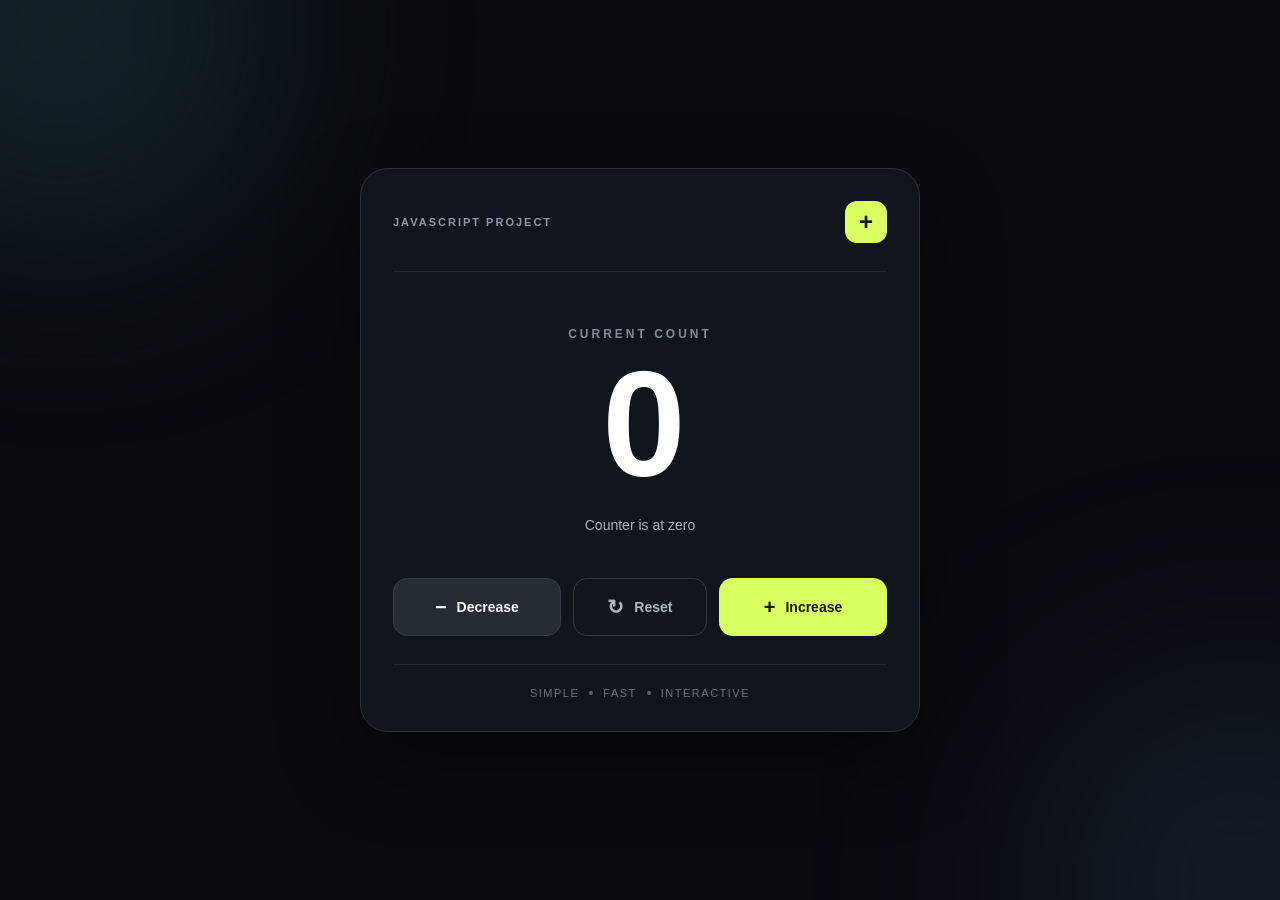
<file: Counter-App/index.html>
<!DOCTYPE html>
<html lang="en">
<head>
    <meta charset="UTF-8">
    <meta name="viewport" content="width=device-width, initial-scale=1.0">
    <title>Counter App</title>

    <link rel="stylesheet" href="style.css">
</head>
<body>

    <main class="counter-page">

        <section class="counter-card">

            <div class="card-top">
                <span class="app-label">JAVASCRIPT PROJECT</span>
                <span class="counter-icon">+</span>
            </div>

            <div class="counter-content">

                <p class="counter-label">CURRENT COUNT</p>

                <h1 id="count">0</h1>

                <p id="status" class="status">Counter is at zero</p>

            </div>

            <div class="controls">

                <button id="decrease" class="control-btn decrease">
                    <span>−</span>
                    Decrease
                </button>

                <button id="reset" class="control-btn reset">
                    <span>↻</span>
                    Reset
                </button>

                <button id="increase" class="control-btn increase">
                    <span>+</span>
                    Increase
                </button>

            </div>

            <div class="card-footer">
                <span>Simple</span>
                <span class="dot"></span>
                <span>Fast</span>
                <span class="dot"></span>
                <span>Interactive</span>
            </div>

        </section>

    </main>

    <script src="script.js"></script>
</body>
</html>
</file>
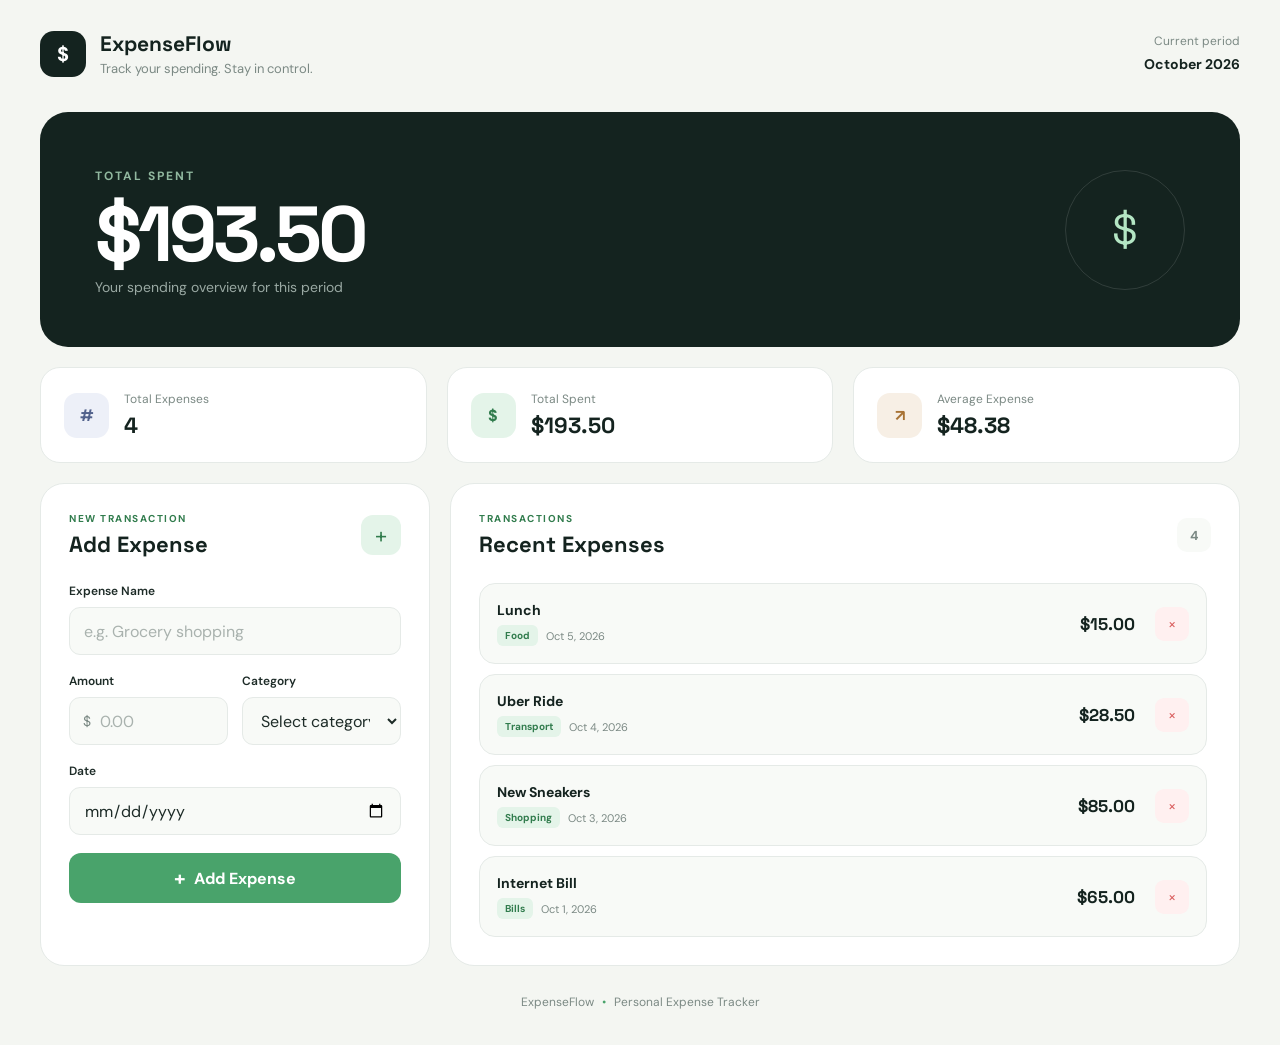
<file: ExpenseFlow/index.html>
<!DOCTYPE html>
<html lang="en">
<head>
    <meta charset="UTF-8">
    <meta name="viewport" content="width=device-width, initial-scale=1.0">
    <title>ExpenseFlow | Expense Tracker</title>

    <link rel="preconnect" href="https://fonts.googleapis.com">
    <link rel="preconnect" href="https://fonts.gstatic.com" crossorigin>
    <link href="https://fonts.googleapis.com/css2?family=DM+Sans:wght@400;500;600;700&family=Space+Grotesk:wght@500;600;700&display=swap" rel="stylesheet">

    <link rel="stylesheet" href="style.css">
</head>
<body>

    <div class="app">

        <header class="topbar">
            <div class="brand">
                <div class="brand-icon">$</div>

                <div>
                    <h1>ExpenseFlow</h1>
                    <p>Track your spending. Stay in control.</p>
                </div>
            </div>

            <div class="date-label">
                <span>Current period</span>
                <strong>October 2026</strong>
            </div>
        </header>

        <main>

            <section class="hero-card">
                <div class="hero-content">
                    <span class="eyebrow">TOTAL SPENT</span>
                    <h2 id="totalSpent">$0.00</h2>
                    <p>Your spending overview for this period</p>
                </div>

                <div class="hero-icon">
                    $
                </div>
            </section>

            <section class="stats">

                <div class="stat-card">
                    <div class="stat-icon expenses-icon">#</div>

                    <div>
                        <span>Total Expenses</span>
                        <strong id="expenseCount">0</strong>
                    </div>
                </div>

                <div class="stat-card">
                    <div class="stat-icon spent-icon">$</div>

                    <div>
                        <span>Total Spent</span>
                        <strong id="statTotal">$0.00</strong>
                    </div>
                </div>

                <div class="stat-card">
                    <div class="stat-icon average-icon">↗</div>

                    <div>
                        <span>Average Expense</span>
                        <strong id="averageExpense">$0.00</strong>
                    </div>
                </div>

            </section>

            <section class="dashboard-grid">

                <div class="form-panel">
                    <div class="section-heading">
                        <div>
                            <span class="section-label">NEW TRANSACTION</span>
                            <h2>Add Expense</h2>
                        </div>

                        <div class="plus-icon">+</div>
                    </div>

                    <form id="expenseForm">

                        <div class="form-group">
                            <label for="expenseName">Expense Name</label>
                            <input
                                type="text"
                                id="expenseName"
                                placeholder="e.g. Grocery shopping"
                                required
                            >
                        </div>

                        <div class="form-row">

                            <div class="form-group">
                                <label for="amount">Amount</label>

                                <div class="amount-input">
                                    <span>$</span>

                                    <input
                                        type="number"
                                        id="amount"
                                        placeholder="0.00"
                                        min="0.01"
                                        step="0.01"
                                        required
                                    >
                                </div>
                            </div>

                            <div class="form-group">
                                <label for="category">Category</label>

                                <select id="category" required>
                                    <option value="">Select category</option>
                                    <option value="Food">Food</option>
                                    <option value="Transport">Transport</option>
                                    <option value="Shopping">Shopping</option>
                                    <option value="Bills">Bills</option>
                                    <option value="Entertainment">Entertainment</option>
                                    <option value="Other">Other</option>
                                </select>
                            </div>

                        </div>

                        <div class="form-group">
                            <label for="date">Date</label>

                            <input
                                type="date"
                                id="date"
                                required
                            >
                        </div>

                        <button type="submit" class="add-button">
                            <span>+</span>
                            Add Expense
                        </button>

                    </form>
                </div>

                <div class="expenses-panel">

                    <div class="section-heading">
                        <div>
                            <span class="section-label">TRANSACTIONS</span>
                            <h2>Recent Expenses</h2>
                        </div>

                        <span class="transaction-count" id="transactionCount">
                            0
                        </span>
                    </div>

                    <div id="expenseList" class="expense-list"></div>

                </div>

            </section>

        </main>

        <footer>
            <p>ExpenseFlow <span>•</span> Personal Expense Tracker</p>
        </footer>

    </div>

    <script src="script.js"></script>
</body>
</html>
</file>
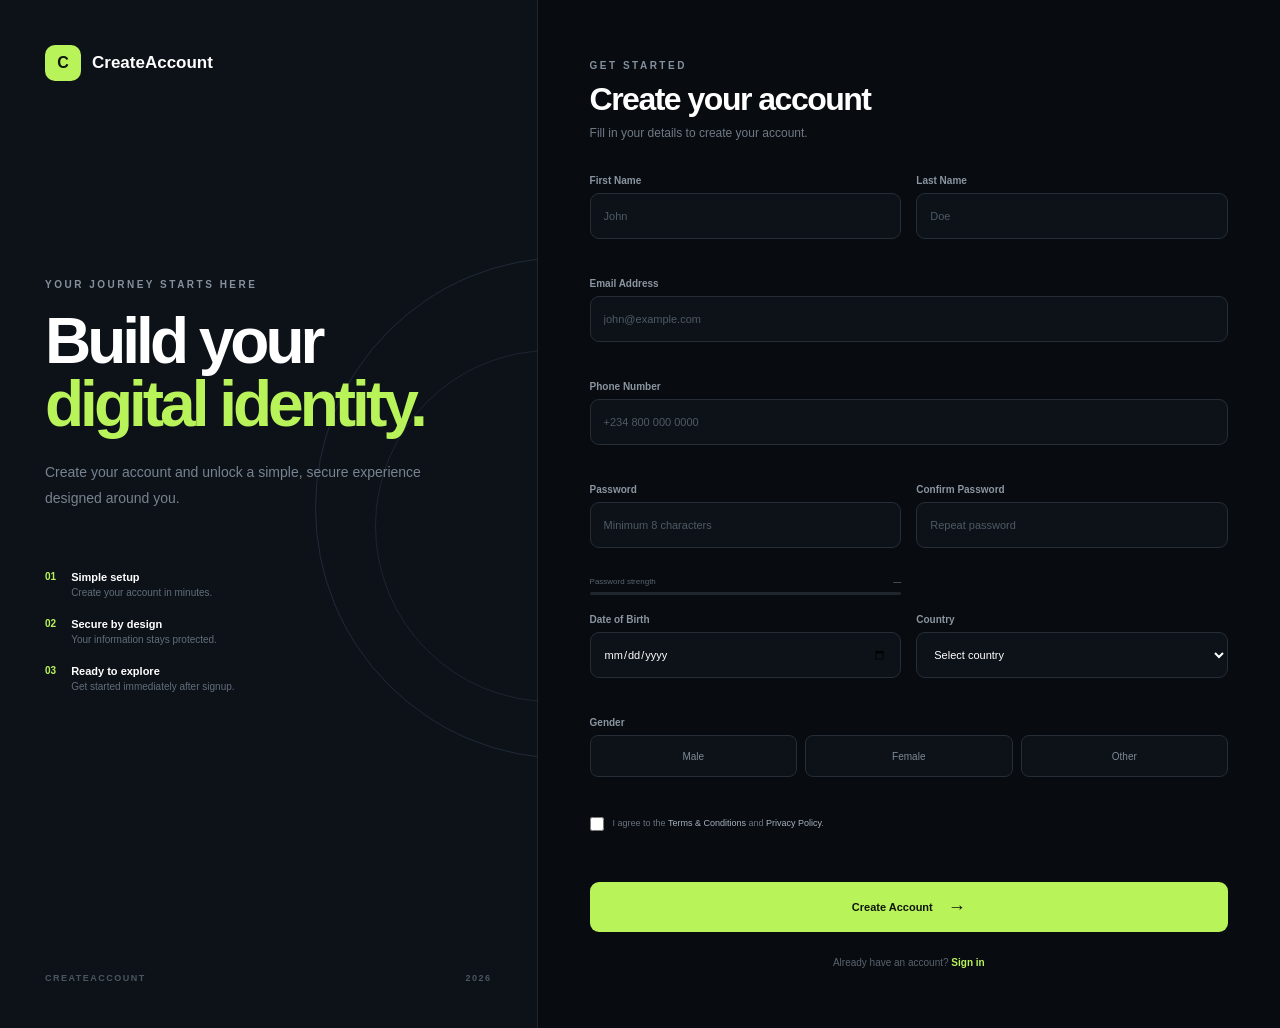
<file: Registration-Form/index.html>
<!DOCTYPE html>
<html lang="en">
<head>
    <meta charset="UTF-8">
    <meta name="viewport" content="width=device-width, initial-scale=1.0">

    <title>CreateAccount | Registration</title>

    <link rel="stylesheet" href="style.css">
</head>

<body>

    <main class="registration-page">

        <section class="brand-panel">

            <div class="brand-content">

                <a href="#" class="logo">
                    <span class="logo-mark">C</span>
                    CreateAccount
                </a>

                <div class="brand-message">

                    <p class="eyebrow">YOUR JOURNEY STARTS HERE</p>

                    <h1>
                        Build your
                        <span>digital identity.</span>
                    </h1>

                    <p>
                        Create your account and unlock a simple,
                        secure experience designed around you.
                    </p>

                </div>

                <div class="brand-features">

                    <div class="feature">
                        <span>01</span>
                        <div>
                            <strong>Simple setup</strong>
                            <p>Create your account in minutes.</p>
                        </div>
                    </div>

                    <div class="feature">
                        <span>02</span>
                        <div>
                            <strong>Secure by design</strong>
                            <p>Your information stays protected.</p>
                        </div>
                    </div>

                    <div class="feature">
                        <span>03</span>
                        <div>
                            <strong>Ready to explore</strong>
                            <p>Get started immediately after signup.</p>
                        </div>
                    </div>

                </div>

            </div>

            <div class="brand-footer">
                <span>CREATEACCOUNT</span>
                <span>2026</span>
            </div>

        </section>

        <section class="form-panel">

            <div class="form-container">

                <div class="form-header">

                    <p class="eyebrow">GET STARTED</p>

                    <h2>Create your account</h2>

                    <p>
                        Fill in your details to create your account.
                    </p>

                </div>

                <form id="registrationForm" novalidate>

                    <div class="form-row">

                        <div class="input-group">
                            <label for="firstName">First Name</label>

                            <input
                                type="text"
                                id="firstName"
                                placeholder="John"
                            >

                            <small id="firstNameError"></small>
                        </div>

                        <div class="input-group">
                            <label for="lastName">Last Name</label>

                            <input
                                type="text"
                                id="lastName"
                                placeholder="Doe"
                            >

                            <small id="lastNameError"></small>
                        </div>

                    </div>

                    <div class="input-group">
                        <label for="email">Email Address</label>

                        <input
                            type="email"
                            id="email"
                            placeholder="john@example.com"
                        >

                        <small id="emailError"></small>
                    </div>

                    <div class="input-group">
                        <label for="phone">Phone Number</label>

                        <input
                            type="tel"
                            id="phone"
                            placeholder="+234 800 000 0000"
                        >

                        <small id="phoneError"></small>
                    </div>

                    <div class="form-row">

                        <div class="input-group">
                            <label for="password">Password</label>

                            <input
                                type="password"
                                id="password"
                                placeholder="Minimum 8 characters"
                            >

                            <small id="passwordError"></small>

                            <div class="password-strength">
                                <div class="strength-top">
                                    <span>Password strength</span>
                                    <strong id="strengthText">—</strong>
                                </div>

                                <div class="strength-bar">
                                    <span id="strengthBar"></span>
                                </div>
                            </div>
                        </div>

                        <div class="input-group">
                            <label for="confirmPassword">
                                Confirm Password
                            </label>

                            <input
                                type="password"
                                id="confirmPassword"
                                placeholder="Repeat password"
                            >

                            <small id="confirmPasswordError"></small>
                        </div>

                    </div>

                    <div class="form-row">

                        <div class="input-group">
                            <label for="dateOfBirth">
                                Date of Birth
                            </label>

                            <input
                                type="date"
                                id="dateOfBirth"
                            >

                            <small id="dateOfBirthError"></small>
                        </div>

                        <div class="input-group">
                            <label for="country">Country</label>

                            <select id="country">
                                <option value="">
                                    Select country
                                </option>
                                <option value="Nigeria">Nigeria</option>
                                <option value="Ghana">Ghana</option>
                                <option value="Kenya">Kenya</option>
                                <option value="South Africa">
                                    South Africa
                                </option>
                                <option value="United Kingdom">
                                    United Kingdom
                                </option>
                                <option value="United States">
                                    United States
                                </option>
                                <option value="Canada">Canada</option>
                            </select>

                            <small id="countryError"></small>
                        </div>

                    </div>

                    <div class="input-group">

                        <label>Gender</label>

                        <div class="gender-options">

                            <label class="gender-option">
                                <input
                                    type="radio"
                                    name="gender"
                                    value="Male"
                                >
                                <span>Male</span>
                            </label>

                            <label class="gender-option">
                                <input
                                    type="radio"
                                    name="gender"
                                    value="Female"
                                >
                                <span>Female</span>
                            </label>

                            <label class="gender-option">
                                <input
                                    type="radio"
                                    name="gender"
                                    value="Other"
                                >
                                <span>Other</span>
                            </label>

                        </div>

                        <small id="genderError"></small>

                    </div>

                    <label class="terms">

                        <input
                            type="checkbox"
                            id="terms"
                        >

                        <span>
                            I agree to the
                            <a href="#">Terms & Conditions</a>
                            and
                            <a href="#">Privacy Policy</a>.
                        </span>

                    </label>

                    <small id="termsError" class="terms-error"></small>

                    <button
                        type="submit"
                        class="register-button"
                    >
                        Create Account
                        <span>→</span>
                    </button>

                </form>

                <div
                    class="success-message"
                    id="successMessage"
                >
                    <div class="success-icon">✓</div>

                    <div>
                        <strong>Registration Successful!</strong>

                        <p>
                            Your account has been created successfully.
                        </p>
                    </div>
                </div>

                <p class="login-text">
                    Already have an account?
                    <a href="#">Sign in</a>
                </p>

            </div>

        </section>

    </main>

    <script src="script.js"></script>

</body>
</html>
</file>
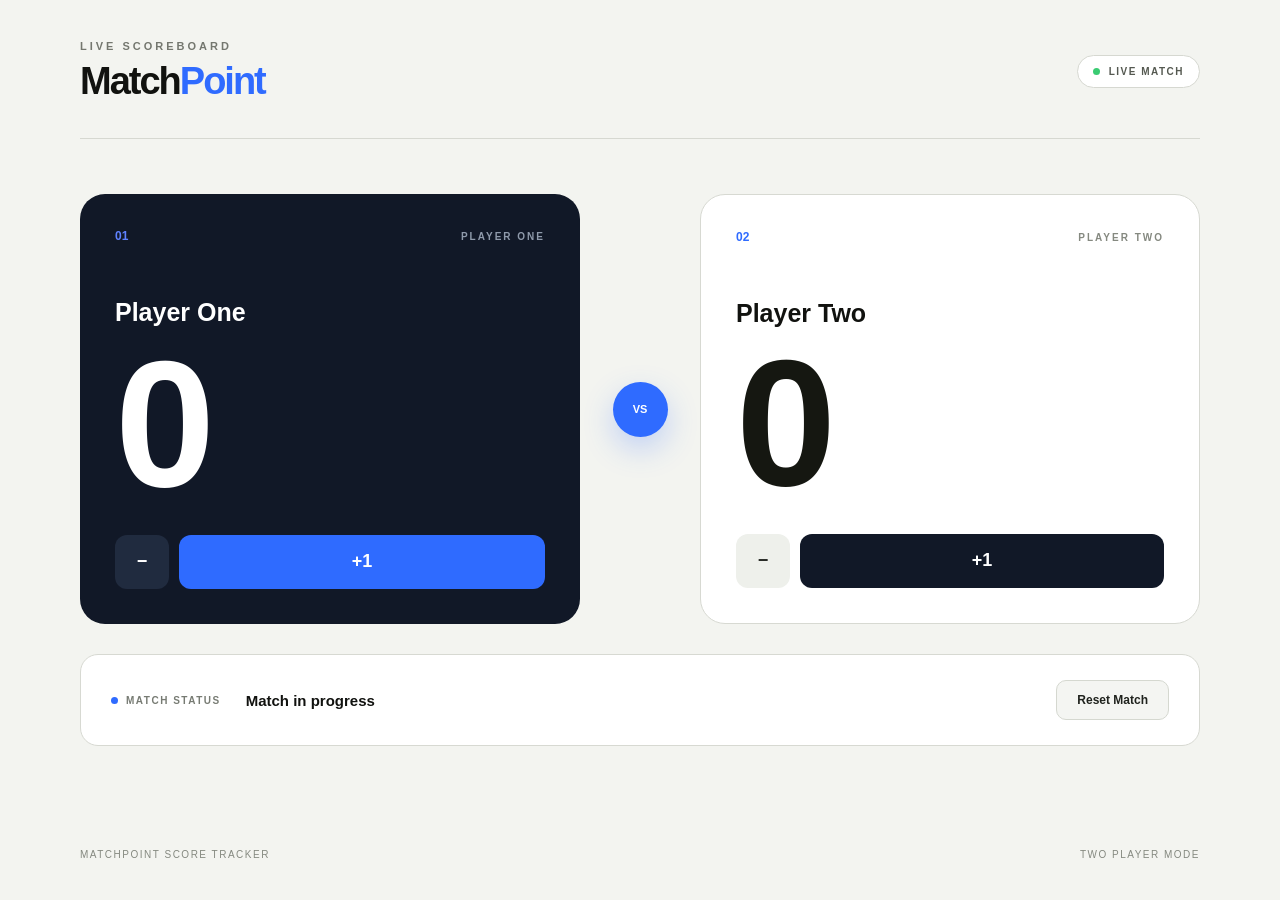
<file: Score-Tracker/index.html>
<!DOCTYPE html>
<html lang="en">
<head>
    <meta charset="UTF-8">
    <meta name="viewport" content="width=device-width, initial-scale=1.0">
    <title>MatchPoint | Score Tracker</title>

    <link rel="stylesheet" href="style.css">
</head>
<body>

    <main class="app">

        <header class="header">
            <div>
                <p class="eyebrow">LIVE SCOREBOARD</p>
                <h1>Match<span>Point</span></h1>
            </div>

            <div class="match-badge">
                <span></span>
                LIVE MATCH
            </div>
        </header>

        <section class="scoreboard">

            <div class="player-card player-one">
                <div class="player-top">
                    <div class="player-number">01</div>
                    <p>PLAYER ONE</p>
                </div>

                <h2>Player One</h2>

                <div class="score" id="playerOneScore">0</div>

                <div class="score-controls">
                    <button id="playerOneDecrease" class="minus">−</button>
                    <button id="playerOneIncrease" class="plus">+1</button>
                </div>
            </div>

            <div class="versus">
                <span>VS</span>
            </div>

            <div class="player-card player-two">
                <div class="player-top">
                    <div class="player-number">02</div>
                    <p>PLAYER TWO</p>
                </div>

                <h2>Player Two</h2>

                <div class="score" id="playerTwoScore">0</div>

                <div class="score-controls">
                    <button id="playerTwoDecrease" class="minus">−</button>
                    <button id="playerTwoIncrease" class="plus">+1</button>
                </div>
            </div>

        </section>

        <section class="match-status">

            <div class="status-indicator">
                <span></span>
                MATCH STATUS
            </div>

            <h3 id="matchStatus">Match in progress</h3>

            <button id="resetMatch" class="reset-button">
                Reset Match
            </button>

        </section>

        <footer>
            <p>MatchPoint Score Tracker</p>
            <p>Two Player Mode</p>
        </footer>

    </main>

    <script src="script.js"></script>
</body>
</html>
</file>
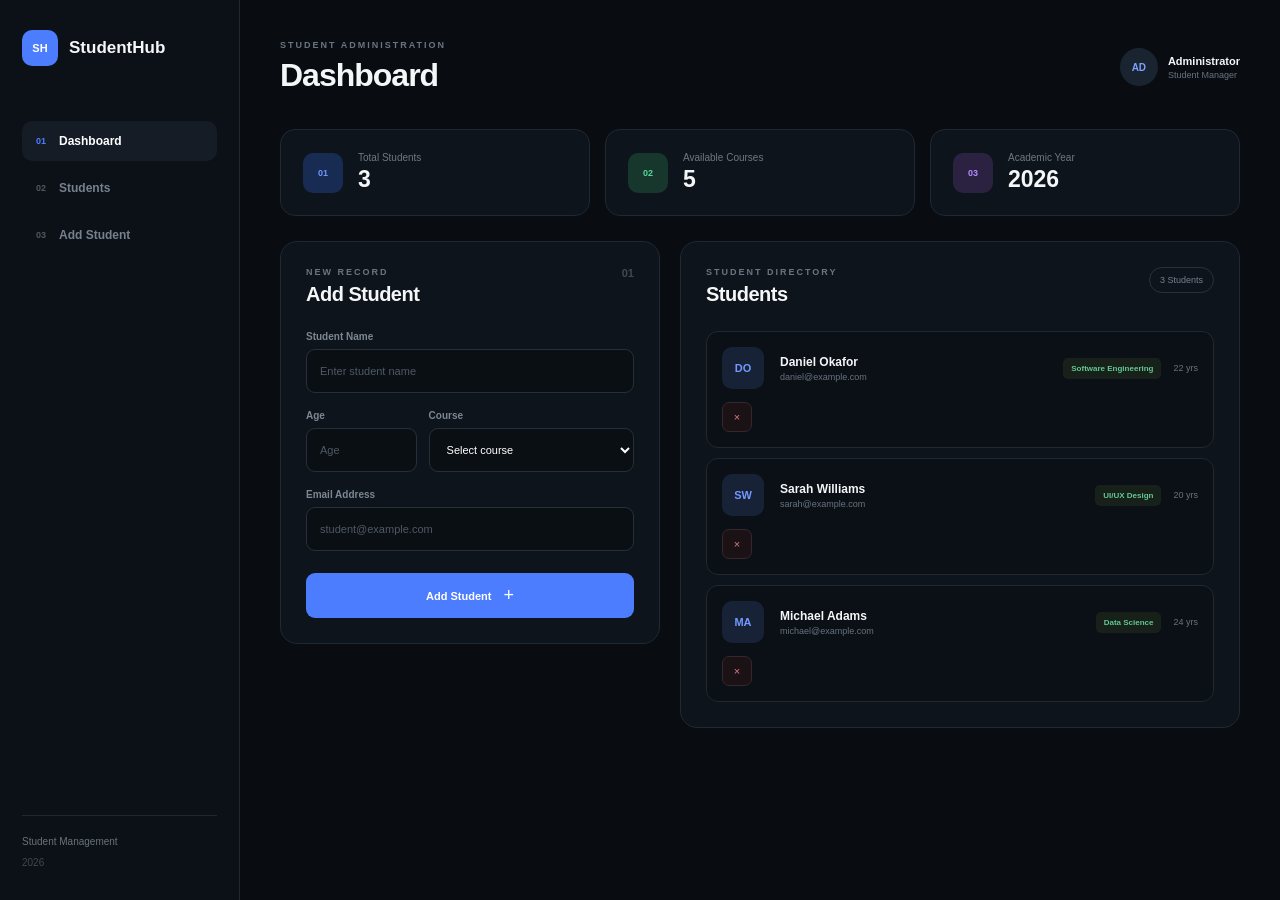
<file: StudentHub/index.html>
<!DOCTYPE html>
<html lang="en">
<head>
    <meta charset="UTF-8">
    <meta name="viewport" content="width=device-width, initial-scale=1.0">

    <title>StudentHub | Student Manager</title>

    <link rel="stylesheet" href="style.css">
</head>

<body>

    <div class="app">

        <aside class="sidebar">

            <a href="#" class="logo">
                <span>SH</span>
                StudentHub
            </a>

            <nav>
                <a href="#" class="active">
                    <span>01</span>
                    Dashboard
                </a>

                <a href="#students">
                    <span>02</span>
                    Students
                </a>

                <a href="#add-student">
                    <span>03</span>
                    Add Student
                </a>
            </nav>

            <div class="sidebar-bottom">
                <p>Student Management</p>
                <span>2026</span>
            </div>

        </aside>

        <main class="main">

            <header class="topbar">

                <div>
                    <p class="eyebrow">STUDENT ADMINISTRATION</p>
                    <h1>Dashboard</h1>
                </div>

                <div class="profile">
                    <div class="profile-avatar">AD</div>

                    <div>
                        <strong>Administrator</strong>
                        <span>Student Manager</span>
                    </div>
                </div>

            </header>

            <section class="stats">

                <div class="stat-card">
                    <div class="stat-icon blue">01</div>

                    <div>
                        <p>Total Students</p>
                        <h2 id="studentCount">0</h2>
                    </div>
                </div>

                <div class="stat-card">
                    <div class="stat-icon green">02</div>

                    <div>
                        <p>Available Courses</p>
                        <h2>5</h2>
                    </div>
                </div>

                <div class="stat-card">
                    <div class="stat-icon purple">03</div>

                    <div>
                        <p>Academic Year</p>
                        <h2>2026</h2>
                    </div>
                </div>

            </section>

            <section class="content-grid">

                <div class="panel add-panel" id="add-student">

                    <div class="panel-heading">
                        <div>
                            <p class="section-label">NEW RECORD</p>
                            <h2>Add Student</h2>
                        </div>

                        <span class="panel-number">01</span>
                    </div>

                    <form id="studentForm">

                        <div class="form-group">
                            <label for="name">Student Name</label>

                            <input
                                type="text"
                                id="name"
                                placeholder="Enter student name"
                                required
                            >
                        </div>

                        <div class="form-row">

                            <div class="form-group">
                                <label for="age">Age</label>

                                <input
                                    type="number"
                                    id="age"
                                    placeholder="Age"
                                    min="1"
                                    required
                                >
                            </div>

                            <div class="form-group">
                                <label for="course">Course</label>

                                <select id="course" required>
                                    <option value="">Select course</option>
                                    <option value="Software Engineering">
                                        Software Engineering
                                    </option>
                                    <option value="Web Development">
                                        Web Development
                                    </option>
                                    <option value="Data Science">
                                        Data Science
                                    </option>
                                    <option value="UI/UX Design">
                                        UI/UX Design
                                    </option>
                                    <option value="Cybersecurity">
                                        Cybersecurity
                                    </option>
                                </select>
                            </div>

                        </div>

                        <div class="form-group">
                            <label for="email">Email Address</label>

                            <input
                                type="email"
                                id="email"
                                placeholder="student@example.com"
                                required
                            >
                        </div>

                        <button type="submit" class="add-button">
                            Add Student
                            <span>+</span>
                        </button>

                    </form>

                </div>

                <div class="panel students-panel" id="students">

                    <div class="panel-heading">

                        <div>
                            <p class="section-label">STUDENT DIRECTORY</p>
                            <h2>Students</h2>
                        </div>

                        <span class="student-total" id="studentTotal">
                            0 Students
                        </span>

                    </div>

                    <div
                        class="students-list"
                        id="studentsList"
                    ></div>

                </div>

            </section>

        </main>

    </div>

    <script src="script.js"></script>

</body>
</html>
</file>
<file: Counter-App/style.css>
/* Reset */

* {
    margin: 0;
    padding: 0;
    box-sizing: border-box;
}

body {
    font-family: Arial, Helvetica, sans-serif;
    min-height: 100vh;
    background: #080b10;
    color: #ffffff;
}

/* Main */

.counter-page {
    min-height: 100vh;
    display: flex;
    justify-content: center;
    align-items: center;
    padding: 30px;
    position: relative;
    overflow: hidden;
}

.counter-page::before {
    content: "";
    position: absolute;
    width: 420px;
    height: 420px;
    border-radius: 50%;
    background: #182b32;
    filter: blur(100px);
    top: -180px;
    left: -150px;
    opacity: 0.7;
}

.counter-page::after {
    content: "";
    position: absolute;
    width: 400px;
    height: 400px;
    border-radius: 50%;
    background: #1d2836;
    filter: blur(110px);
    right: -160px;
    bottom: -180px;
    opacity: 0.6;
}

/* Counter Card */

.counter-card {
    width: 100%;
    max-width: 560px;
    position: relative;
    z-index: 1;
    padding: 32px;
    background: rgba(17, 22, 29, 0.94);
    border: 1px solid #29313b;
    border-radius: 28px;
    box-shadow: 0 30px 80px rgba(0, 0, 0, 0.45);
}

/* Card Top */

.card-top {
    display: flex;
    justify-content: space-between;
    align-items: center;
    padding-bottom: 28px;
    border-bottom: 1px solid #252c35;
}

.app-label {
    color: #8d99a8;
    font-size: 11px;
    font-weight: 700;
    letter-spacing: 2px;
}

.counter-icon {
    width: 42px;
    height: 42px;
    display: flex;
    justify-content: center;
    align-items: center;
    border-radius: 12px;
    background: #d9ff62;
    color: #10150c;
    font-size: 24px;
    font-weight: 700;
}

/* Counter Content */

.counter-content {
    text-align: center;
    padding: 55px 20px 45px;
}

.counter-label {
    margin-bottom: 12px;
    color: #7f8b98;
    font-size: 12px;
    font-weight: 700;
    letter-spacing: 3px;
}

#count {
    font-size: clamp(100px, 20vw, 150px);
    line-height: 0.95;
    font-weight: 800;
    letter-spacing: -8px;
    color: #ffffff;
    transition: color 0.2s ease;
}

.status {
    margin-top: 22px;
    color: #a7b0ba;
    font-size: 14px;
}

/* Controls */

.controls {
    display: grid;
    grid-template-columns: 1fr 0.8fr 1fr;
    gap: 12px;
}

.control-btn {
    border: none;
    min-height: 58px;
    border-radius: 14px;
    cursor: pointer;
    font-size: 14px;
    font-weight: 700;
    transition: transform 0.2s ease, background 0.2s ease;
}

.control-btn span {
    font-size: 20px;
    margin-right: 6px;
    vertical-align: -2px;
}

.control-btn:hover {
    transform: translateY(-3px);
}

.control-btn:active {
    transform: translateY(0);
}

.decrease {
    background: #252c34;
    color: #ffffff;
    border: 1px solid #343d48;
}

.decrease:hover {
    background: #303943;
}

.reset {
    background: transparent;
    color: #aeb7c1;
    border: 1px solid #343d48;
}

.reset:hover {
    background: #20262e;
    color: #ffffff;
}

.increase {
    background: #d9ff62;
    color: #11160d;
}

.increase:hover {
    background: #e4ff83;
}

/* Footer */

.card-footer {
    display: flex;
    justify-content: center;
    align-items: center;
    gap: 10px;
    margin-top: 28px;
    padding-top: 22px;
    border-top: 1px solid #252c35;
    color: #687481;
    font-size: 11px;
    text-transform: uppercase;
    letter-spacing: 1.5px;
}

.dot {
    width: 4px;
    height: 4px;
    border-radius: 50%;
    background: #59636e;
}

/* Responsive */

@media (max-width: 600px) {

    .counter-page {
        padding: 18px;
    }

    .counter-card {
        padding: 22px;
        border-radius: 22px;
    }

    .card-top {
        padding-bottom: 22px;
    }

    .counter-content {
        padding: 48px 10px 38px;
    }

    #count {
        letter-spacing: -5px;
    }

    .controls {
        grid-template-columns: 1fr;
    }

    .control-btn {
        min-height: 54px;
    }

    .card-footer {
        gap: 7px;
        font-size: 9px;
    }
}

@media (max-width: 380px) {

    .counter-card {
        padding: 18px;
    }

    .app-label {
        font-size: 9px;
    }

    .counter-icon {
        width: 36px;
        height: 36px;
    }

    .counter-content {
        padding: 40px 5px 32px;
    }

    #count {
        font-size: 90px;
    }
}
</file>
<file: ExpenseFlow/style.css>
* {
    margin: 0;
    padding: 0;
    box-sizing: border-box;
}

:root {
    --background: #f4f6f2;
    --surface: #ffffff;
    --surface-soft: #f8faf7;
    --navy: #14231f;
    --text: #1d2b27;
    --muted: #7b8984;
    --border: #e5eae7;
    --green: #49a36b;
    --green-dark: #317c4d;
    --green-light: #e4f4e9;
    --danger: #d95d5d;
}

body {
    min-height: 100vh;
    background: var(--background);
    color: var(--text);
    font-family: "DM Sans", sans-serif;
}

button,
input,
select {
    font: inherit;
}

button {
    cursor: pointer;
}

.app {
    width: min(1400px, 100%);
    margin: auto;
    padding: 30px 40px;
}

/* Topbar */

.topbar {
    display: flex;
    align-items: center;
    justify-content: space-between;
    margin-bottom: 35px;
}

.brand {
    display: flex;
    align-items: center;
    gap: 14px;
}

.brand-icon {
    width: 46px;
    height: 46px;
    display: grid;
    place-items: center;
    background: var(--navy);
    color: #ffffff;
    border-radius: 14px;
    font-size: 20px;
    font-weight: 700;
}

.brand h1 {
    color: var(--navy);
    font-family: "Space Grotesk", sans-serif;
    font-size: 21px;
}

.brand p {
    margin-top: 3px;
    color: var(--muted);
    font-size: 13px;
}

.date-label {
    text-align: right;
}

.date-label span {
    display: block;
    margin-bottom: 4px;
    color: var(--muted);
    font-size: 12px;
}

.date-label strong {
    color: var(--navy);
    font-size: 14px;
}

/* Hero */

.hero-card {
    min-height: 235px;
    display: flex;
    align-items: center;
    justify-content: space-between;
    padding: 45px 55px;
    margin-bottom: 20px;
    border-radius: 28px;
    background: var(--navy);
    color: #ffffff;
    overflow: hidden;
}

.hero-content .eyebrow {
    color: #91b89f;
    font-size: 12px;
    font-weight: 700;
    letter-spacing: 2px;
}

.hero-content h2 {
    margin: 10px 0 5px;
    font-family: "Space Grotesk", sans-serif;
    font-size: clamp(48px, 7vw, 78px);
    line-height: 1;
    letter-spacing: -4px;
}

.hero-content p {
    color: #9aa9a3;
    font-size: 14px;
}

.hero-icon {
    width: 120px;
    height: 120px;
    display: grid;
    place-items: center;
    border: 1px solid rgba(255, 255, 255, 0.12);
    border-radius: 50%;
    color: #b4e6c4;
    font-family: "Space Grotesk", sans-serif;
    font-size: 42px;
}

/* Stats */

.stats {
    display: grid;
    grid-template-columns: repeat(3, 1fr);
    gap: 20px;
    margin-bottom: 20px;
}

.stat-card {
    display: flex;
    align-items: center;
    gap: 15px;
    padding: 23px;
    border: 1px solid var(--border);
    border-radius: 20px;
    background: var(--surface);
}

.stat-icon {
    width: 45px;
    height: 45px;
    display: grid;
    place-items: center;
    border-radius: 13px;
    font-weight: 700;
}

.expenses-icon {
    background: #edf0f8;
    color: #52628c;
}

.spent-icon {
    background: var(--green-light);
    color: var(--green-dark);
}

.average-icon {
    background: #f7efe5;
    color: #a87335;
}

.stat-card span {
    display: block;
    margin-bottom: 4px;
    color: var(--muted);
    font-size: 12px;
}

.stat-card strong {
    color: var(--navy);
    font-family: "Space Grotesk", sans-serif;
    font-size: 22px;
}

/* Dashboard */

.dashboard-grid {
    display: grid;
    grid-template-columns: 390px 1fr;
    gap: 20px;
}

.form-panel,
.expenses-panel {
    border: 1px solid var(--border);
    border-radius: 24px;
    background: var(--surface);
}

.form-panel {
    padding: 28px;
}

.expenses-panel {
    padding: 28px;
    min-width: 0;
}

.section-heading {
    display: flex;
    align-items: center;
    justify-content: space-between;
    margin-bottom: 25px;
}

.section-label {
    display: block;
    margin-bottom: 5px;
    color: var(--green-dark);
    font-size: 10px;
    font-weight: 700;
    letter-spacing: 1.5px;
}

.section-heading h2 {
    color: var(--navy);
    font-family: "Space Grotesk", sans-serif;
    font-size: 22px;
}

.plus-icon {
    width: 40px;
    height: 40px;
    display: grid;
    place-items: center;
    border-radius: 12px;
    background: var(--green-light);
    color: var(--green-dark);
    font-size: 22px;
}

.transaction-count {
    min-width: 34px;
    height: 34px;
    display: grid;
    place-items: center;
    padding: 0 10px;
    border-radius: 10px;
    background: var(--surface-soft);
    color: var(--muted);
    font-size: 13px;
    font-weight: 700;
}

/* Form */

.form-group {
    margin-bottom: 18px;
}

.form-row {
    display: grid;
    grid-template-columns: 1fr 1fr;
    gap: 14px;
}

.form-group label {
    display: block;
    margin-bottom: 8px;
    color: var(--text);
    font-size: 12px;
    font-weight: 600;
}

input,
select {
    width: 100%;
    height: 48px;
    padding: 0 14px;
    border: 1px solid var(--border);
    border-radius: 11px;
    outline: none;
    background: var(--surface-soft);
    color: var(--text);
    transition: border-color 0.2s, background 0.2s;
}

input:focus,
select:focus {
    border-color: var(--green);
    background: #ffffff;
}

input::placeholder {
    color: #a9b2ae;
}

.amount-input {
    position: relative;
}

.amount-input span {
    position: absolute;
    left: 14px;
    top: 50%;
    transform: translateY(-50%);
    color: var(--muted);
    font-size: 14px;
}

.amount-input input {
    padding-left: 30px;
}

.add-button {
    width: 100%;
    height: 50px;
    display: flex;
    align-items: center;
    justify-content: center;
    gap: 8px;
    border: none;
    border-radius: 12px;
    background: var(--green);
    color: #ffffff;
    font-weight: 700;
    transition: background 0.2s, transform 0.2s;
}

.add-button span {
    font-size: 20px;
}

.add-button:hover {
    background: var(--green-dark);
    transform: translateY(-2px);
}

/* Expenses */

.expense-list {
    display: flex;
    flex-direction: column;
    gap: 10px;
    max-height: 450px;
    overflow-y: auto;
    padding-right: 4px;
}

.expense-item {
    display: grid;
    grid-template-columns: 1fr auto auto;
    align-items: center;
    gap: 20px;
    padding: 17px;
    border: 1px solid var(--border);
    border-radius: 16px;
    background: var(--surface-soft);
    transition: border-color 0.2s, transform 0.2s;
}

.expense-item:hover {
    border-color: #cbd8d0;
    transform: translateX(2px);
}

.expense-main {
    min-width: 0;
}

.expense-name {
    margin-bottom: 6px;
    color: var(--navy);
    font-size: 14px;
    font-weight: 700;
}

.expense-meta {
    display: flex;
    align-items: center;
    gap: 8px;
    color: var(--muted);
    font-size: 11px;
}

.category {
    display: inline-flex;
    align-items: center;
    padding: 4px 8px;
    border-radius: 6px;
    background: var(--green-light);
    color: var(--green-dark);
    font-size: 10px;
    font-weight: 700;
}

.expense-amount {
    color: var(--navy);
    font-family: "Space Grotesk", sans-serif;
    font-size: 17px;
    font-weight: 700;
    white-space: nowrap;
}

.delete-button {
    width: 34px;
    height: 34px;
    border: none;
    border-radius: 9px;
    background: #fff0f0;
    color: var(--danger);
    font-size: 15px;
    transition: background 0.2s;
}

.delete-button:hover {
    background: #ffe0e0;
}

.empty-state {
    min-height: 250px;
    display: flex;
    flex-direction: column;
    align-items: center;
    justify-content: center;
    text-align: center;
    padding: 30px;
}

.empty-icon {
    width: 55px;
    height: 55px;
    display: grid;
    place-items: center;
    margin-bottom: 15px;
    border-radius: 16px;
    background: var(--green-light);
    color: var(--green-dark);
    font-size: 22px;
}

.empty-state h3 {
    margin-bottom: 6px;
    color: var(--navy);
    font-family: "Space Grotesk", sans-serif;
}

.empty-state p {
    color: var(--muted);
    font-size: 13px;
}

/* Footer */

footer {
    padding: 28px 0 5px;
    text-align: center;
}

footer p {
    color: var(--muted);
    font-size: 12px;
}

footer span {
    margin: 0 5px;
    color: var(--green);
}

/* Responsive */

@media (max-width: 1000px) {
    .app {
        padding: 25px;
    }

    .dashboard-grid {
        grid-template-columns: 1fr;
    }

    .form-panel {
        order: 1;
    }

    .expenses-panel {
        order: 2;
    }
}

@media (max-width: 700px) {
    .app {
        padding: 18px;
    }

    .topbar {
        align-items: flex-start;
    }

    .date-label {
        display: none;
    }

    .brand h1 {
        font-size: 19px;
    }

    .hero-card {
        min-height: 210px;
        padding: 32px 25px;
    }

    .hero-content h2 {
        font-size: 50px;
        letter-spacing: -3px;
    }

    .hero-icon {
        width: 75px;
        height: 75px;
        font-size: 28px;
    }

    .stats {
        grid-template-columns: 1fr;
        gap: 10px;
    }

    .stat-card {
        padding: 18px;
    }

    .form-row {
        grid-template-columns: 1fr;
        gap: 0;
    }

    .expense-item {
        grid-template-columns: 1fr auto;
        gap: 8px;
    }

    .expense-amount {
        grid-column: 2;
        grid-row: 1;
    }

    .delete-button {
        grid-column: 2;
        grid-row: 2;
    }

    .expense-main {
        grid-column: 1;
        grid-row: 1 / span 2;
    }
}

@media (max-width: 420px) {
    .hero-card {
        padding: 28px 20px;
    }

    .hero-content h2 {
        font-size: 42px;
    }

    .hero-icon {
        display: none;
    }

    .form-panel,
    .expenses-panel {
        padding: 20px;
        border-radius: 18px;
    }
}
</file>
<file: Registration-Form/style.css>
/* Reset */

* {
    margin: 0;
    padding: 0;
    box-sizing: border-box;
}

body {
    min-height: 100vh;
    font-family: Arial, Helvetica, sans-serif;
    background: #080b10;
    color: #ffffff;
}

button,
input,
select {
    font: inherit;
}

a {
    color: inherit;
    text-decoration: none;
}

/* Registration Page */

.registration-page {
    min-height: 100vh;
    display: grid;
    grid-template-columns: 42% 58%;
}

/* Brand Panel */

.brand-panel {
    min-height: 100vh;
    padding: 45px;
    display: flex;
    flex-direction: column;
    justify-content: space-between;
    position: relative;
    overflow: hidden;
    border-right: 1px solid #202631;
    background: #0d1219;
}

.brand-panel::before {
    content: "";
    position: absolute;
    width: 500px;
    height: 500px;
    border: 1px solid #202a37;
    border-radius: 50%;
    right: -280px;
    top: 25%;
}

.brand-panel::after {
    content: "";
    position: absolute;
    width: 350px;
    height: 350px;
    border: 1px solid #1c2530;
    border-radius: 50%;
    right: -190px;
    top: 34%;
}

.brand-content,
.brand-footer {
    position: relative;
    z-index: 1;
}

/* Logo */

.logo {
    display: inline-flex;
    align-items: center;
    gap: 11px;
    font-size: 17px;
    font-weight: 800;
}

.logo-mark {
    width: 36px;
    height: 36px;
    display: flex;
    align-items: center;
    justify-content: center;
    border-radius: 10px;
    background: #b8f35a;
    color: #10150c;
    font-size: 16px;
}

/* Brand Message */

.brand-message {
    max-width: 460px;
    margin-top: 22vh;
}

.eyebrow {
    color: #84909d;
    font-size: 10px;
    font-weight: 800;
    letter-spacing: 2.5px;
}

.brand-message h1 {
    margin-top: 20px;
    font-size: clamp(50px, 5vw, 76px);
    line-height: 0.98;
    letter-spacing: -4px;
}

.brand-message h1 span {
    display: block;
    color: #b8f35a;
}

.brand-message > p:last-child {
    max-width: 390px;
    margin-top: 25px;
    color: #788390;
    font-size: 14px;
    line-height: 1.8;
}

/* Features */

.brand-features {
    max-width: 400px;
    margin-top: 60px;
    display: flex;
    flex-direction: column;
    gap: 20px;
}

.feature {
    display: flex;
    gap: 15px;
}

.feature > span {
    color: #b8f35a;
    font-size: 10px;
    font-weight: 800;
}

.feature strong {
    display: block;
    font-size: 11px;
}

.feature p {
    margin-top: 4px;
    color: #626d79;
    font-size: 10px;
}

.brand-footer {
    display: flex;
    justify-content: space-between;
    color: #4b5560;
    font-size: 9px;
    font-weight: 700;
    letter-spacing: 1.5px;
}

/* Form Panel */

.form-panel {
    min-height: 100vh;
    padding: 60px 7%;
    display: flex;
    align-items: center;
    background: #080b10;
}

.form-container {
    width: 100%;
    max-width: 680px;
    margin: 0 auto;
}

.form-header {
    margin-bottom: 35px;
}

.form-header h2 {
    margin-top: 10px;
    font-size: 32px;
    letter-spacing: -1.5px;
}

.form-header > p:last-child {
    margin-top: 8px;
    color: #6f7984;
    font-size: 12px;
}

/* Form */

form {
    display: flex;
    flex-direction: column;
    gap: 19px;
}

.form-row {
    display: grid;
    grid-template-columns: 1fr 1fr;
    gap: 15px;
}

.input-group {
    display: flex;
    flex-direction: column;
    gap: 7px;
}

.input-group > label {
    color: #8b96a1;
    font-size: 10px;
    font-weight: 700;
}

.input-group input,
.input-group select {
    width: 100%;
    height: 46px;
    padding: 0 13px;
    outline: none;
    border: 1px solid #252d37;
    border-radius: 9px;
    background: #0d1218;
    color: #ffffff;
    font-size: 11px;
    transition: 0.2s ease;
}

.input-group input::placeholder {
    color: #4f5964;
}

.input-group input:focus,
.input-group select:focus {
    border-color: #b8f35a;
    background: #0f151b;
}

.input-group input.valid,
.input-group select.valid {
    border-color: #3ebd7a;
}

.input-group input.invalid,
.input-group select.invalid {
    border-color: #e45c70;
}

.input-group small,
.terms-error {
    min-height: 13px;
    color: #e45c70;
    font-size: 9px;
}

/* Password Strength */

.password-strength {
    margin-top: 2px;
}

.strength-top {
    display: flex;
    justify-content: space-between;
    margin-bottom: 6px;
    color: #59636e;
    font-size: 8px;
}

.strength-top strong {
    color: #59636e;
}

.strength-bar {
    width: 100%;
    height: 3px;
    overflow: hidden;
    border-radius: 10px;
    background: #20262e;
}

.strength-bar span {
    display: block;
    width: 0;
    height: 100%;
    transition: 0.2s ease;
}

/* Gender */

.gender-options {
    display: flex;
    gap: 8px;
}

.gender-option {
    flex: 1;
    position: relative;
    cursor: pointer;
}

.gender-option input {
    position: absolute;
    opacity: 0;
}

.gender-option span {
    min-height: 42px;
    display: flex;
    align-items: center;
    justify-content: center;
    border: 1px solid #252d37;
    border-radius: 8px;
    background: #0d1218;
    color: #7f8994;
    font-size: 10px;
    transition: 0.2s ease;
}

.gender-option input:checked + span {
    border-color: #b8f35a;
    background: #141b12;
    color: #b8f35a;
}

/* Terms */

.terms {
    display: flex;
    align-items: flex-start;
    gap: 9px;
    cursor: pointer;
    color: #69737e;
    font-size: 9px;
    line-height: 1.6;
}

.terms input {
    width: 14px;
    height: 14px;
    margin-top: 1px;
    accent-color: #b8f35a;
}

.terms a {
    color: #a7b2bd;
}

.terms a:hover {
    color: #b8f35a;
}

/* Register Button */

.register-button {
    width: 100%;
    height: 50px;
    display: flex;
    align-items: center;
    justify-content: center;
    gap: 15px;
    border: none;
    border-radius: 9px;
    background: #b8f35a;
    color: #10150c;
    cursor: pointer;
    font-size: 11px;
    font-weight: 800;
    transition: 0.2s ease;
}

.register-button span {
    font-size: 18px;
}

.register-button:hover {
    background: #c9ff7a;
    transform: translateY(-2px);
}

/* Success */

.success-message {
    display: none;
    align-items: center;
    gap: 13px;
    margin-top: 20px;
    padding: 16px;
    border: 1px solid #234b37;
    border-radius: 10px;
    background: #101c16;
}

.success-message.show {
    display: flex;
}

.success-icon {
    width: 34px;
    height: 34px;
    display: flex;
    align-items: center;
    justify-content: center;
    border-radius: 50%;
    background: #b8f35a;
    color: #10150c;
    font-weight: 800;
}

.success-message strong {
    font-size: 11px;
}

.success-message p {
    margin-top: 3px;
    color: #6f8277;
    font-size: 9px;
}

/* Login */

.login-text {
    margin-top: 25px;
    text-align: center;
    color: #59636d;
    font-size: 10px;
}

.login-text a {
    color: #b8f35a;
    font-weight: 700;
}

/* Tablet */

@media (max-width: 1000px) {

    .registration-page {
        grid-template-columns: 1fr;
    }

    .brand-panel {
        min-height: auto;
        padding: 35px;
    }

    .brand-message {
        margin-top: 70px;
    }

    .brand-features {
        display: grid;
        grid-template-columns: repeat(3, 1fr);
        max-width: none;
        margin-top: 40px;
    }

    .brand-footer {
        margin-top: 50px;
    }

    .form-panel {
        min-height: auto;
        padding: 70px 35px;
    }
}

/* Mobile */

@media (max-width: 600px) {

    .brand-panel {
        padding: 25px 20px;
    }

    .brand-message {
        margin-top: 60px;
    }

    .brand-message h1 {
        font-size: 48px;
        letter-spacing: -3px;
    }

    .brand-features {
        grid-template-columns: 1fr;
        gap: 15px;
        margin-top: 35px;
    }

    .brand-footer {
        margin-top: 45px;
    }

    .form-panel {
        padding: 55px 20px;
    }

    .form-header h2 {
        font-size: 28px;
    }

    .form-row {
        grid-template-columns: 1fr;
        gap: 19px;
    }

    .gender-options {
        flex-direction: column;
    }

    .gender-option span {
        justify-content: flex-start;
        padding: 0 13px;
    }
}
</file>
<file: Score-Tracker/style.css>
/* Reset */

* {
    margin: 0;
    padding: 0;
    box-sizing: border-box;
}

body {
    min-height: 100vh;
    font-family: Arial, Helvetica, sans-serif;
    background: #f3f4f0;
    color: #11120f;
}

/* App */

.app {
    width: min(1200px, 100%);
    min-height: 100vh;
    margin: auto;
    padding: 40px;
    display: flex;
    flex-direction: column;
}

/* Header */

.header {
    display: flex;
    justify-content: space-between;
    align-items: center;
    padding-bottom: 35px;
    border-bottom: 1px solid #d6d8d1;
}

.eyebrow {
    margin-bottom: 8px;
    color: #74776f;
    font-size: 11px;
    font-weight: 700;
    letter-spacing: 3px;
}

.header h1 {
    font-size: 38px;
    letter-spacing: -2px;
}

.header h1 span {
    color: #2f6bff;
}

.match-badge {
    display: flex;
    align-items: center;
    gap: 9px;
    padding: 10px 15px;
    border: 1px solid #d6d8d1;
    border-radius: 30px;
    background: #ffffff;
    color: #555951;
    font-size: 10px;
    font-weight: 700;
    letter-spacing: 1.5px;
}

.match-badge span {
    width: 7px;
    height: 7px;
    border-radius: 50%;
    background: #3acb72;
}

/* Scoreboard */

.scoreboard {
    display: grid;
    grid-template-columns: 1fr 80px 1fr;
    align-items: center;
    gap: 20px;
    margin-top: 55px;
}

/* Player Cards */

.player-card {
    min-height: 430px;
    padding: 35px;
    border-radius: 25px;
    display: flex;
    flex-direction: column;
    justify-content: space-between;
    overflow: hidden;
    position: relative;
}

.player-one {
    background: #111827;
    color: #ffffff;
}

.player-two {
    background: #ffffff;
    color: #11120f;
    border: 1px solid #d7d9d2;
}

.player-top {
    display: flex;
    justify-content: space-between;
    align-items: center;
}

.player-top p {
    font-size: 10px;
    font-weight: 700;
    letter-spacing: 2px;
}

.player-one .player-top p {
    color: #8f9aab;
}

.player-two .player-top p {
    color: #858980;
}

.player-number {
    font-size: 12px;
    font-weight: 800;
}

.player-one .player-number {
    color: #5f82ff;
}

.player-two .player-number {
    color: #2f6bff;
}

.player-card h2 {
    margin-top: 45px;
    font-size: 25px;
}

.score {
    margin: 5px 0 20px;
    font-size: clamp(110px, 15vw, 180px);
    line-height: 0.9;
    font-weight: 800;
    letter-spacing: -10px;
}

.player-one .score {
    color: #ffffff;
}

.player-two .score {
    color: #151711;
}

/* Controls */

.score-controls {
    display: flex;
    gap: 10px;
}

.score-controls button {
    height: 54px;
    border-radius: 12px;
    border: none;
    cursor: pointer;
    font-size: 18px;
    font-weight: 700;
    transition: 0.2s ease;
}

.minus {
    width: 54px;
}

.plus {
    flex: 1;
}

.player-one .minus {
    background: #202b3f;
    color: #ffffff;
}

.player-one .plus {
    background: #2f6bff;
    color: #ffffff;
}

.player-two .minus {
    background: #eef0eb;
    color: #292c27;
}

.player-two .plus {
    background: #111827;
    color: #ffffff;
}

.score-controls button:hover {
    transform: translateY(-2px);
}

.player-one .plus:hover {
    background: #467cff;
}

.player-two .plus:hover {
    background: #252e3f;
}

.player-one .minus:hover {
    background: #2b3951;
}

.player-two .minus:hover {
    background: #e2e5df;
}

/* Versus */

.versus {
    display: flex;
    justify-content: center;
    align-items: center;
}

.versus span {
    width: 55px;
    height: 55px;
    display: flex;
    justify-content: center;
    align-items: center;
    border-radius: 50%;
    background: #2f6bff;
    color: #ffffff;
    font-size: 11px;
    font-weight: 800;
    box-shadow: 0 12px 30px rgba(47, 107, 255, 0.25);
}

/* Match Status */

.match-status {
    margin-top: 30px;
    padding: 25px 30px;
    display: flex;
    align-items: center;
    gap: 25px;
    border: 1px solid #d7d9d2;
    border-radius: 18px;
    background: #ffffff;
}

.status-indicator {
    display: flex;
    align-items: center;
    gap: 8px;
    color: #777b73;
    font-size: 10px;
    font-weight: 700;
    letter-spacing: 1.5px;
}

.status-indicator span {
    width: 7px;
    height: 7px;
    border-radius: 50%;
    background: #2f6bff;
}

.match-status h3 {
    flex: 1;
    font-size: 15px;
}

.reset-button {
    padding: 12px 20px;
    border: 1px solid #d5d8d0;
    border-radius: 10px;
    background: #f4f5f2;
    color: #20231e;
    cursor: pointer;
    font-size: 12px;
    font-weight: 700;
    transition: 0.2s ease;
}

.reset-button:hover {
    background: #111827;
    color: #ffffff;
}

/* Footer */

footer {
    display: flex;
    justify-content: space-between;
    margin-top: auto;
    padding-top: 40px;
    color: #858980;
    font-size: 10px;
    text-transform: uppercase;
    letter-spacing: 1.5px;
}

/* Tablet */

@media (max-width: 850px) {

    .app {
        padding: 30px 25px;
    }

    .scoreboard {
        grid-template-columns: 1fr 50px 1fr;
        gap: 10px;
    }

    .player-card {
        min-height: 390px;
        padding: 25px;
    }

    .score {
        font-size: 110px;
    }
}

/* Mobile */

@media (max-width: 650px) {

    .app {
        padding: 22px 18px;
    }

    .header {
        padding-bottom: 25px;
    }

    .header h1 {
        font-size: 30px;
    }

    .match-badge {
        display: none;
    }

    .scoreboard {
        display: flex;
        flex-direction: column;
        gap: 12px;
        margin-top: 30px;
    }

    .player-card {
        width: 100%;
        min-height: 330px;
        padding: 25px;
        border-radius: 20px;
    }

    .player-card h2 {
        margin-top: 30px;
    }

    .score {
        margin: 20px 0;
        font-size: 105px;
    }

    .versus {
        margin: -5px 0;
        z-index: 2;
    }

    .versus span {
        width: 42px;
        height: 42px;
        font-size: 9px;
    }

    .match-status {
        flex-wrap: wrap;
        gap: 15px;
        padding: 20px;
    }

    .match-status h3 {
        width: 100%;
        flex: none;
        order: 3;
    }

    .reset-button {
        margin-left: auto;
    }

    footer {
        padding-top: 30px;
        font-size: 8px;
    }
}

/* Small Mobile */

@media (max-width: 380px) {

    .player-card {
        min-height: 300px;
        padding: 20px;
    }

    .score {
        font-size: 90px;
    }

    .player-card h2 {
        font-size: 21px;
    }
}
</file>
<file: StudentHub/style.css>
/* Reset */

* {
    margin: 0;
    padding: 0;
    box-sizing: border-box;
}

html {
    scroll-behavior: smooth;
}

body {
    font-family: Arial, Helvetica, sans-serif;
    background: #090d12;
    color: #f4f6f8;
}

button,
input,
select {
    font: inherit;
}

button {
    cursor: pointer;
}

a {
    color: inherit;
    text-decoration: none;
}

/* App */

.app {
    min-height: 100vh;
    display: grid;
    grid-template-columns: 240px 1fr;
}

/* Sidebar */

.sidebar {
    position: fixed;
    top: 0;
    left: 0;
    width: 240px;
    height: 100vh;
    padding: 30px 22px;
    display: flex;
    flex-direction: column;
    border-right: 1px solid #202731;
    background: #0c1117;
}

.logo {
    display: flex;
    align-items: center;
    gap: 11px;
    font-size: 17px;
    font-weight: 800;
}

.logo span {
    width: 36px;
    height: 36px;
    display: flex;
    justify-content: center;
    align-items: center;
    border-radius: 10px;
    background: #4c7dff;
    color: white;
    font-size: 11px;
}

nav {
    display: flex;
    flex-direction: column;
    gap: 7px;
    margin-top: 55px;
}

nav a {
    display: flex;
    align-items: center;
    gap: 13px;
    padding: 13px 14px;
    border-radius: 10px;
    color: #77818d;
    font-size: 12px;
    font-weight: 700;
    transition: 0.2s ease;
}

nav a span {
    color: #4d5661;
    font-size: 9px;
}

nav a:hover,
nav a.active {
    background: #151c25;
    color: #ffffff;
}

nav a.active span {
    color: #4c7dff;
}

.sidebar-bottom {
    margin-top: auto;
    padding-top: 20px;
    border-top: 1px solid #202731;
}

.sidebar-bottom p {
    margin-bottom: 5px;
    color: #68727d;
    font-size: 10px;
}

.sidebar-bottom span {
    color: #3f4852;
    font-size: 10px;
}

/* Main */

.main {
    grid-column: 2;
    width: 100%;
    max-width: 1500px;
    padding: 40px;
}

/* Topbar */

.topbar {
    display: flex;
    justify-content: space-between;
    align-items: center;
    margin-bottom: 35px;
}

.eyebrow,
.section-label {
    color: #697581;
    font-size: 9px;
    font-weight: 800;
    letter-spacing: 2px;
}

.topbar h1 {
    margin-top: 7px;
    font-size: 32px;
    letter-spacing: -1px;
}

.profile {
    display: flex;
    align-items: center;
    gap: 10px;
}

.profile-avatar {
    width: 38px;
    height: 38px;
    display: flex;
    justify-content: center;
    align-items: center;
    border-radius: 50%;
    background: #1a2430;
    color: #7da0ff;
    font-size: 10px;
    font-weight: 800;
}

.profile strong {
    display: block;
    font-size: 11px;
}

.profile span {
    display: block;
    margin-top: 3px;
    color: #69737e;
    font-size: 9px;
}

/* Stats */

.stats {
    display: grid;
    grid-template-columns: repeat(3, 1fr);
    gap: 15px;
    margin-bottom: 25px;
}

.stat-card {
    padding: 22px;
    display: flex;
    align-items: center;
    gap: 15px;
    border: 1px solid #202832;
    border-radius: 15px;
    background: #0e141b;
}

.stat-icon {
    width: 40px;
    height: 40px;
    display: flex;
    justify-content: center;
    align-items: center;
    border-radius: 10px;
    font-size: 9px;
    font-weight: 800;
}

.stat-icon.blue {
    background: #182b52;
    color: #6f96ff;
}

.stat-icon.green {
    background: #17362c;
    color: #57d69b;
}

.stat-icon.purple {
    background: #2b2141;
    color: #b78cff;
}

.stat-card p {
    color: #6e7883;
    font-size: 10px;
}

.stat-card h2 {
    margin-top: 3px;
    font-size: 23px;
}

/* Content */

.content-grid {
    display: grid;
    grid-template-columns: 380px 1fr;
    gap: 20px;
    align-items: start;
}

.panel {
    padding: 25px;
    border: 1px solid #202832;
    border-radius: 17px;
    background: #0e141b;
}

.panel-heading {
    display: flex;
    justify-content: space-between;
    align-items: flex-start;
    margin-bottom: 25px;
}

.panel-heading h2 {
    margin-top: 6px;
    font-size: 20px;
    letter-spacing: -0.5px;
}

.panel-number {
    color: #3f4954;
    font-size: 11px;
    font-weight: 800;
}

.student-total {
    padding: 7px 10px;
    border: 1px solid #28313b;
    border-radius: 20px;
    color: #76818c;
    font-size: 9px;
}

/* Form */

form {
    display: flex;
    flex-direction: column;
    gap: 17px;
}

.form-group {
    display: flex;
    flex-direction: column;
    gap: 7px;
}

.form-row {
    display: grid;
    grid-template-columns: 0.7fr 1.3fr;
    gap: 12px;
}

.form-group label {
    color: #7c8792;
    font-size: 10px;
    font-weight: 700;
}

.form-group input,
.form-group select {
    width: 100%;
    height: 44px;
    padding: 0 13px;
    outline: none;
    border: 1px solid #27303a;
    border-radius: 9px;
    background: #0a0f14;
    color: #ffffff;
    font-size: 11px;
    transition: 0.2s ease;
}

.form-group input::placeholder {
    color: #4f5964;
}

.form-group select {
    cursor: pointer;
}

.form-group input:focus,
.form-group select:focus {
    border-color: #4c7dff;
}

.add-button {
    height: 45px;
    margin-top: 5px;
    display: flex;
    align-items: center;
    justify-content: center;
    gap: 12px;
    border: none;
    border-radius: 9px;
    background: #4c7dff;
    color: #ffffff;
    font-size: 11px;
    font-weight: 800;
    transition: 0.2s ease;
}

.add-button span {
    font-size: 18px;
    font-weight: 400;
}

.add-button:hover {
    background: #618cff;
    transform: translateY(-2px);
}

/* Students */

.students-list {
    display: flex;
    flex-direction: column;
    gap: 10px;
}

.student-card {
    padding: 15px;
    display: grid;
    grid-template-columns: 45px 1fr auto;
    align-items: center;
    gap: 13px;
    border: 1px solid #202832;
    border-radius: 12px;
    background: #0b1016;
    transition: 0.2s ease;
}

.student-card:hover {
    border-color: #303b48;
    transform: translateX(3px);
}

.student-avatar {
    width: 42px;
    height: 42px;
    display: flex;
    justify-content: center;
    align-items: center;
    border-radius: 10px;
    background: #172237;
    color: #7598ff;
    font-size: 11px;
    font-weight: 800;
}

.student-info h3 {
    margin-bottom: 3px;
    font-size: 12px;
}

.student-info p {
    color: #67727e;
    font-size: 9px;
}

.student-meta {
    display: flex;
    align-items: center;
    gap: 12px;
}

.student-course {
    padding: 6px 8px;
    border-radius: 5px;
    background: #172019;
    color: #63c993;
    font-size: 8px;
    font-weight: 700;
}

.student-age {
    color: #68737e;
    font-size: 9px;
}

.delete-button {
    width: 30px;
    height: 30px;
    border: 1px solid #35272b;
    border-radius: 7px;
    background: #1b1215;
    color: #d87887;
    font-size: 11px;
    transition: 0.2s ease;
}

.delete-button:hover {
    background: #d94f68;
    color: white;
    border-color: #d94f68;
}

/* Empty State */

.empty-state {
    padding: 60px 20px;
    text-align: center;
    border: 1px dashed #29323c;
    border-radius: 12px;
    color: #66717c;
    font-size: 11px;
}

/* Tablet */

@media (max-width: 1050px) {

    .app {
        grid-template-columns: 190px 1fr;
    }

    .sidebar {
        width: 190px;
    }

    .main {
        padding: 30px;
    }

    .content-grid {
        grid-template-columns: 1fr;
    }

    .add-panel {
        max-width: none;
    }
}

/* Mobile */

@media (max-width: 700px) {

    .app {
        display: block;
    }

    .sidebar {
        position: static;
        width: 100%;
        height: auto;
        padding: 18px;
        border-right: none;
        border-bottom: 1px solid #202731;
    }

    nav {
        flex-direction: row;
        margin-top: 18px;
        overflow-x: auto;
    }

    nav a {
        white-space: nowrap;
    }

    .sidebar-bottom {
        display: none;
    }

    .main {
        padding: 25px 18px;
    }

    .topbar {
        margin-bottom: 25px;
    }

    .topbar h1 {
        font-size: 27px;
    }

    .profile {
        display: none;
    }

    .stats {
        grid-template-columns: 1fr;
    }

    .content-grid {
        grid-template-columns: 1fr;
    }

    .student-card {
        grid-template-columns: 40px 1fr auto;
    }

    .student-meta {
        display: none;
    }
}

/* Small Mobile */

@media (max-width: 400px) {

    .main {
        padding: 22px 14px;
    }

    .panel {
        padding: 18px;
    }

    .form-row {
        grid-template-columns: 1fr;
    }

    .student-card {
        padding: 12px;
    }
}
</file>
